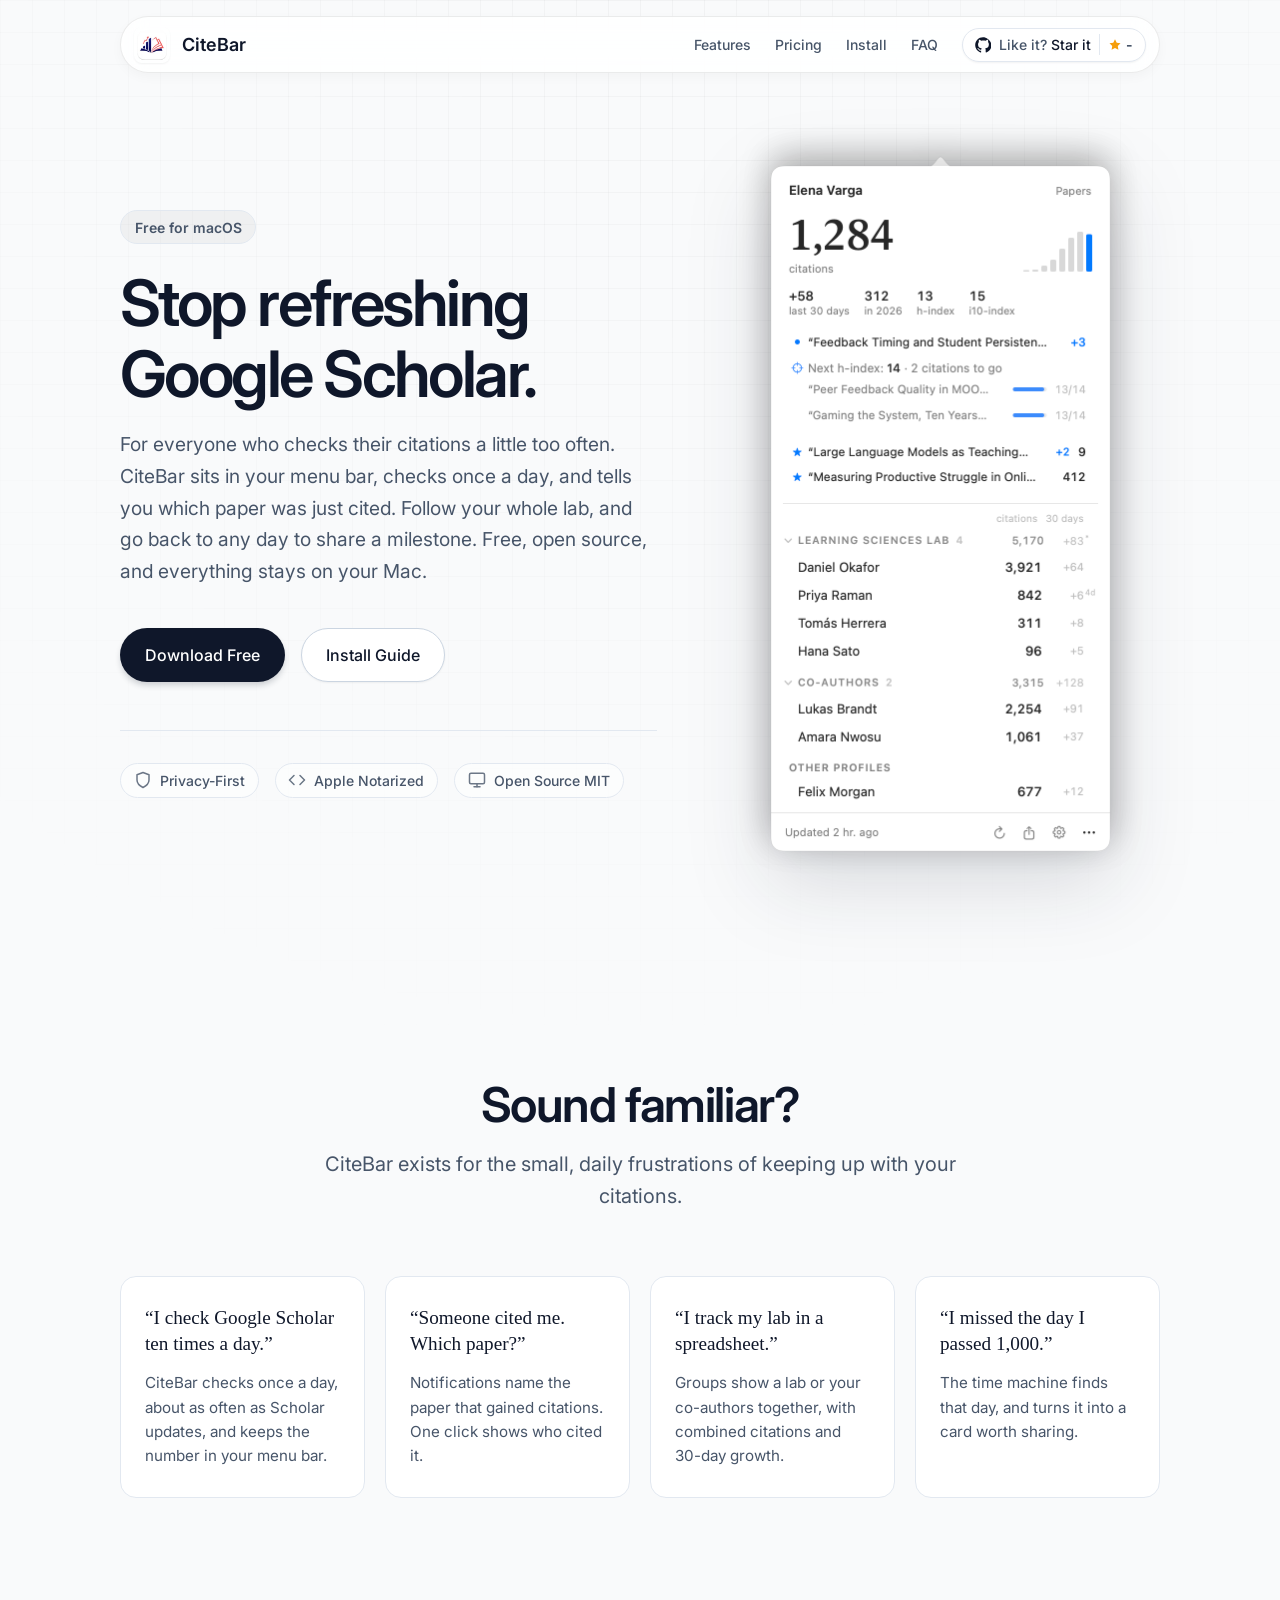
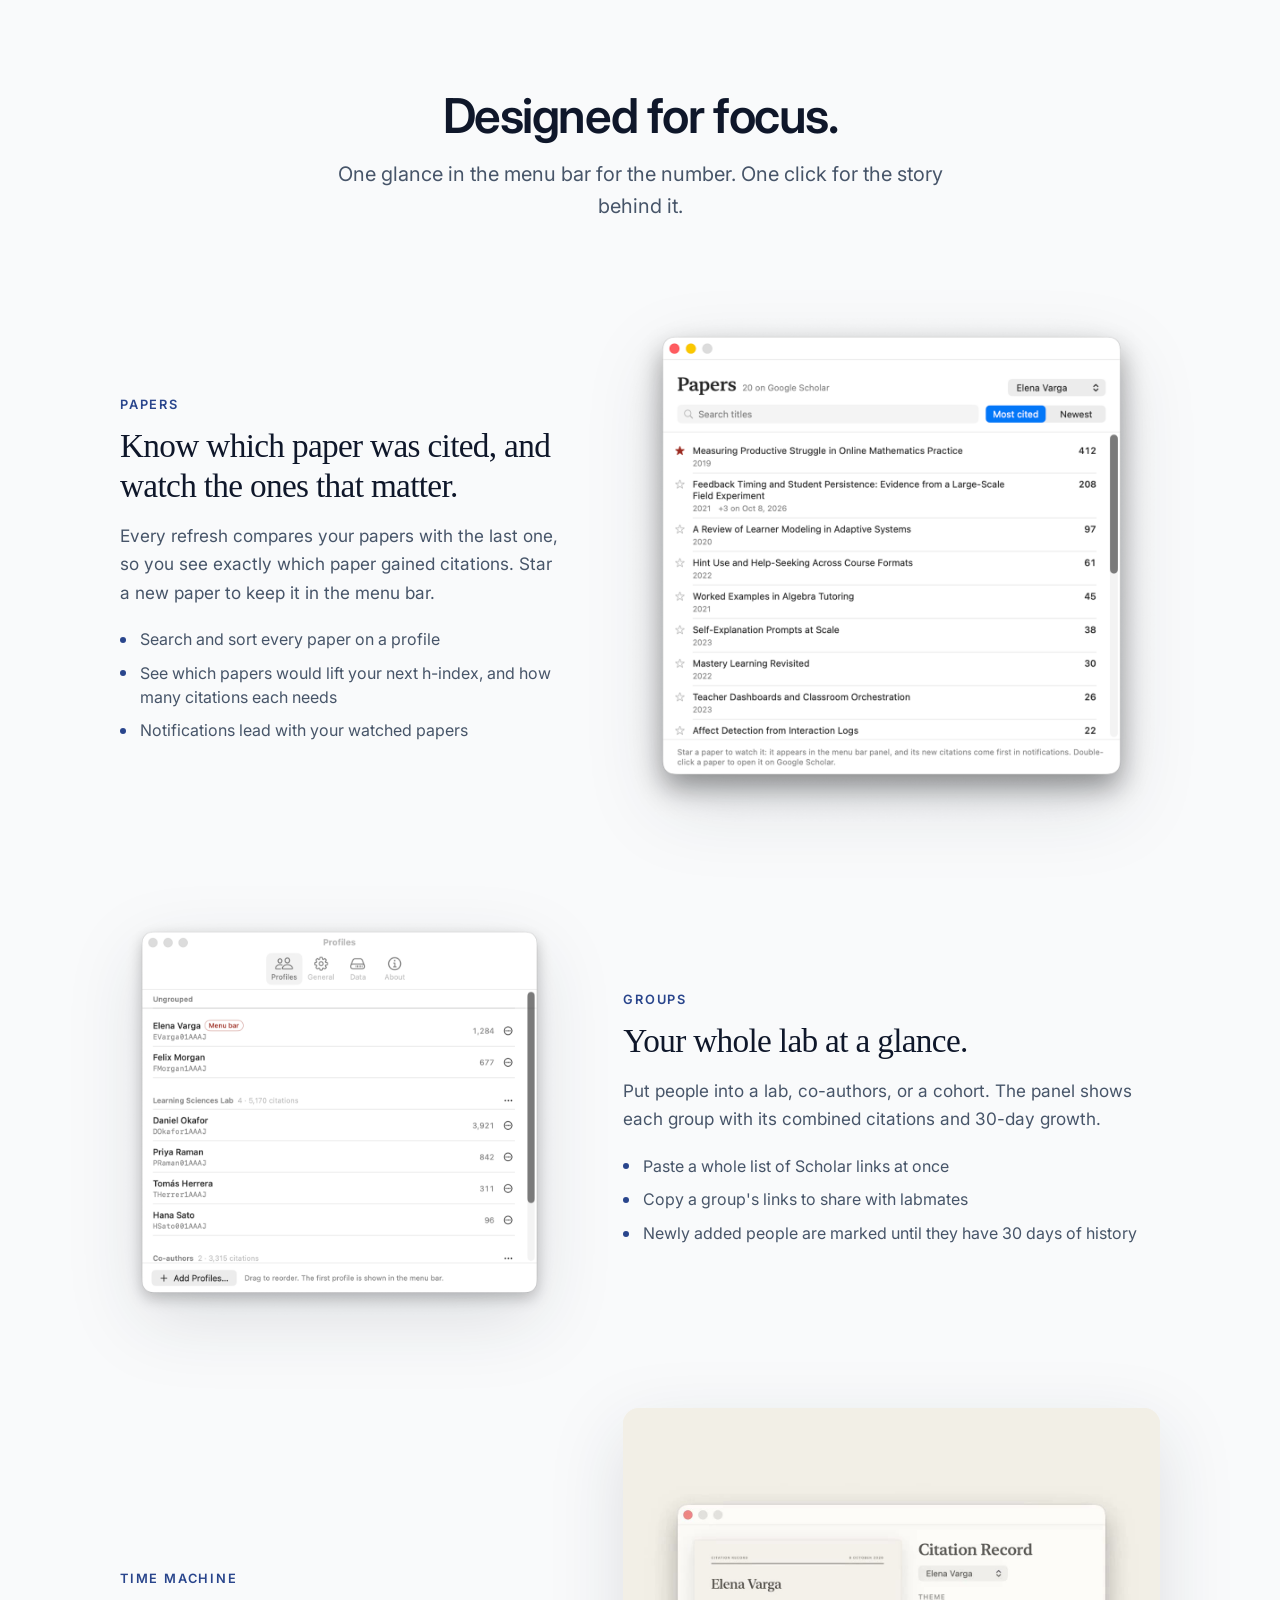
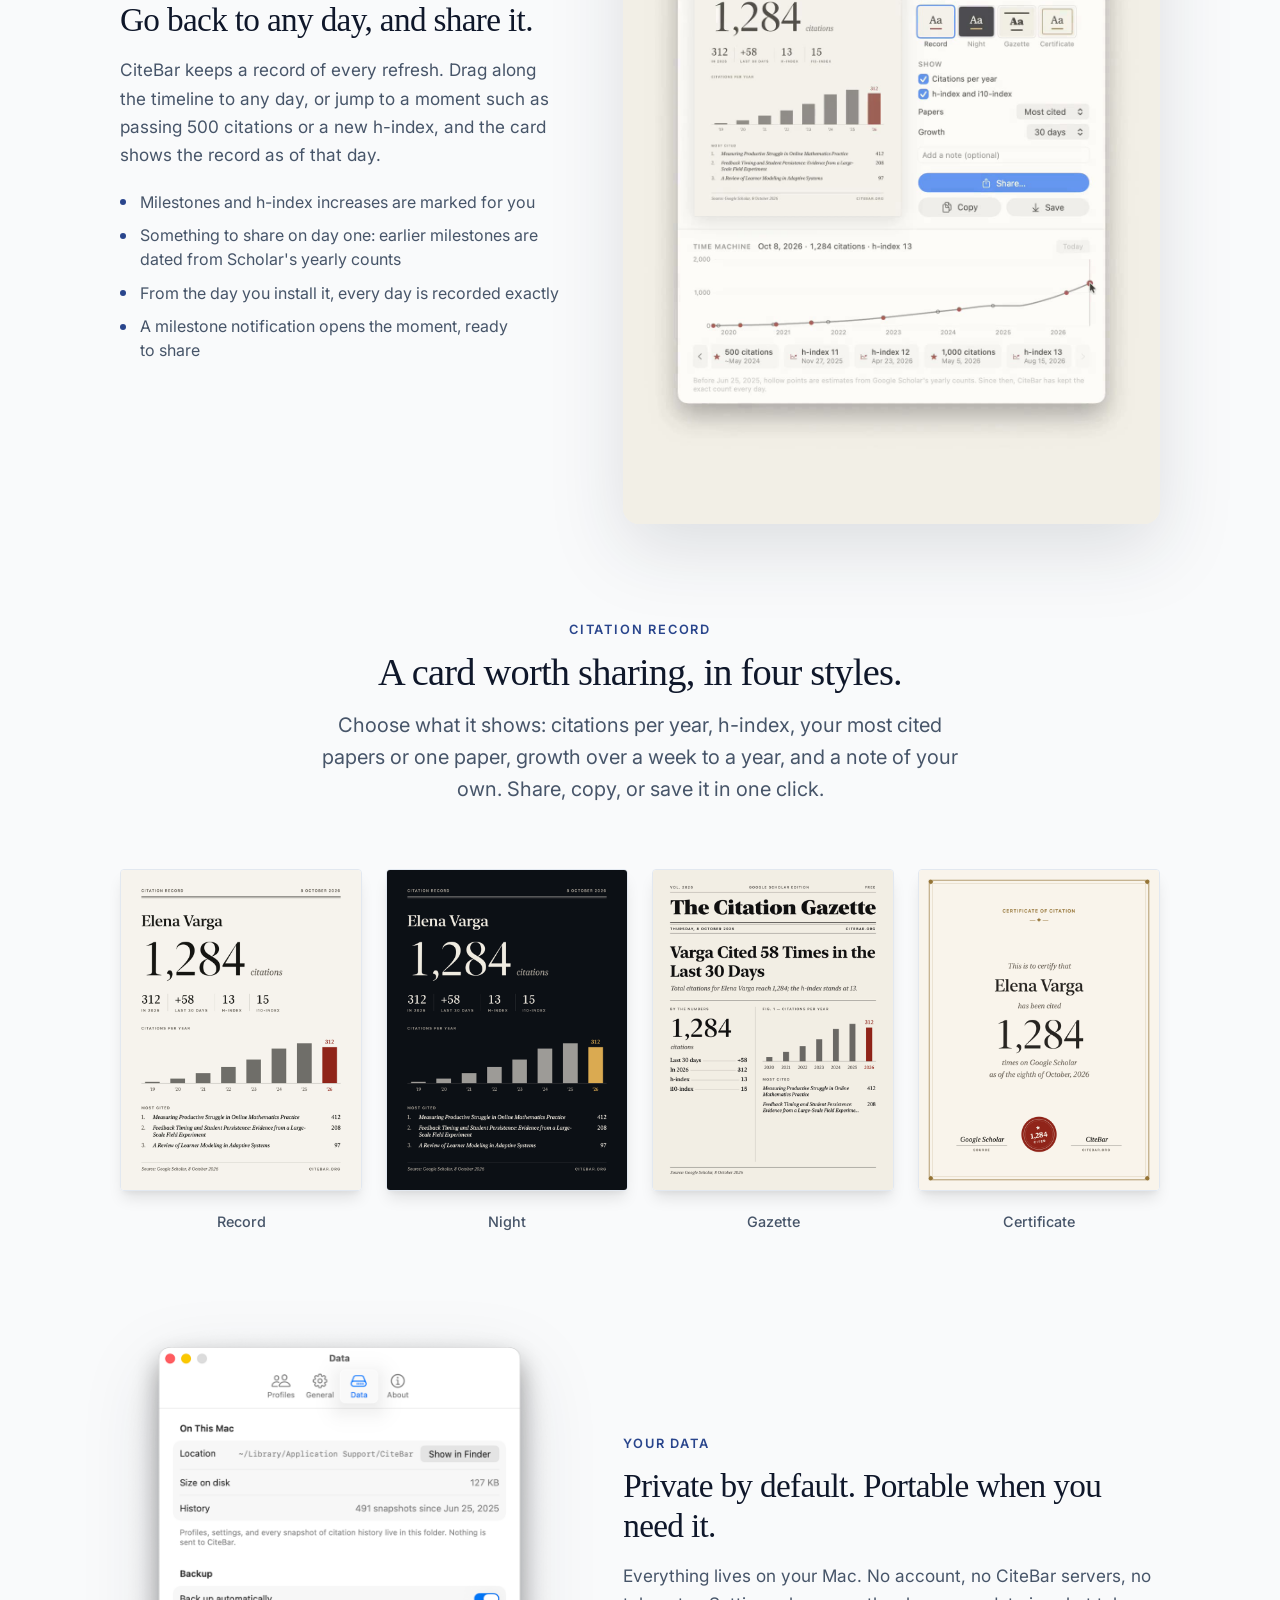
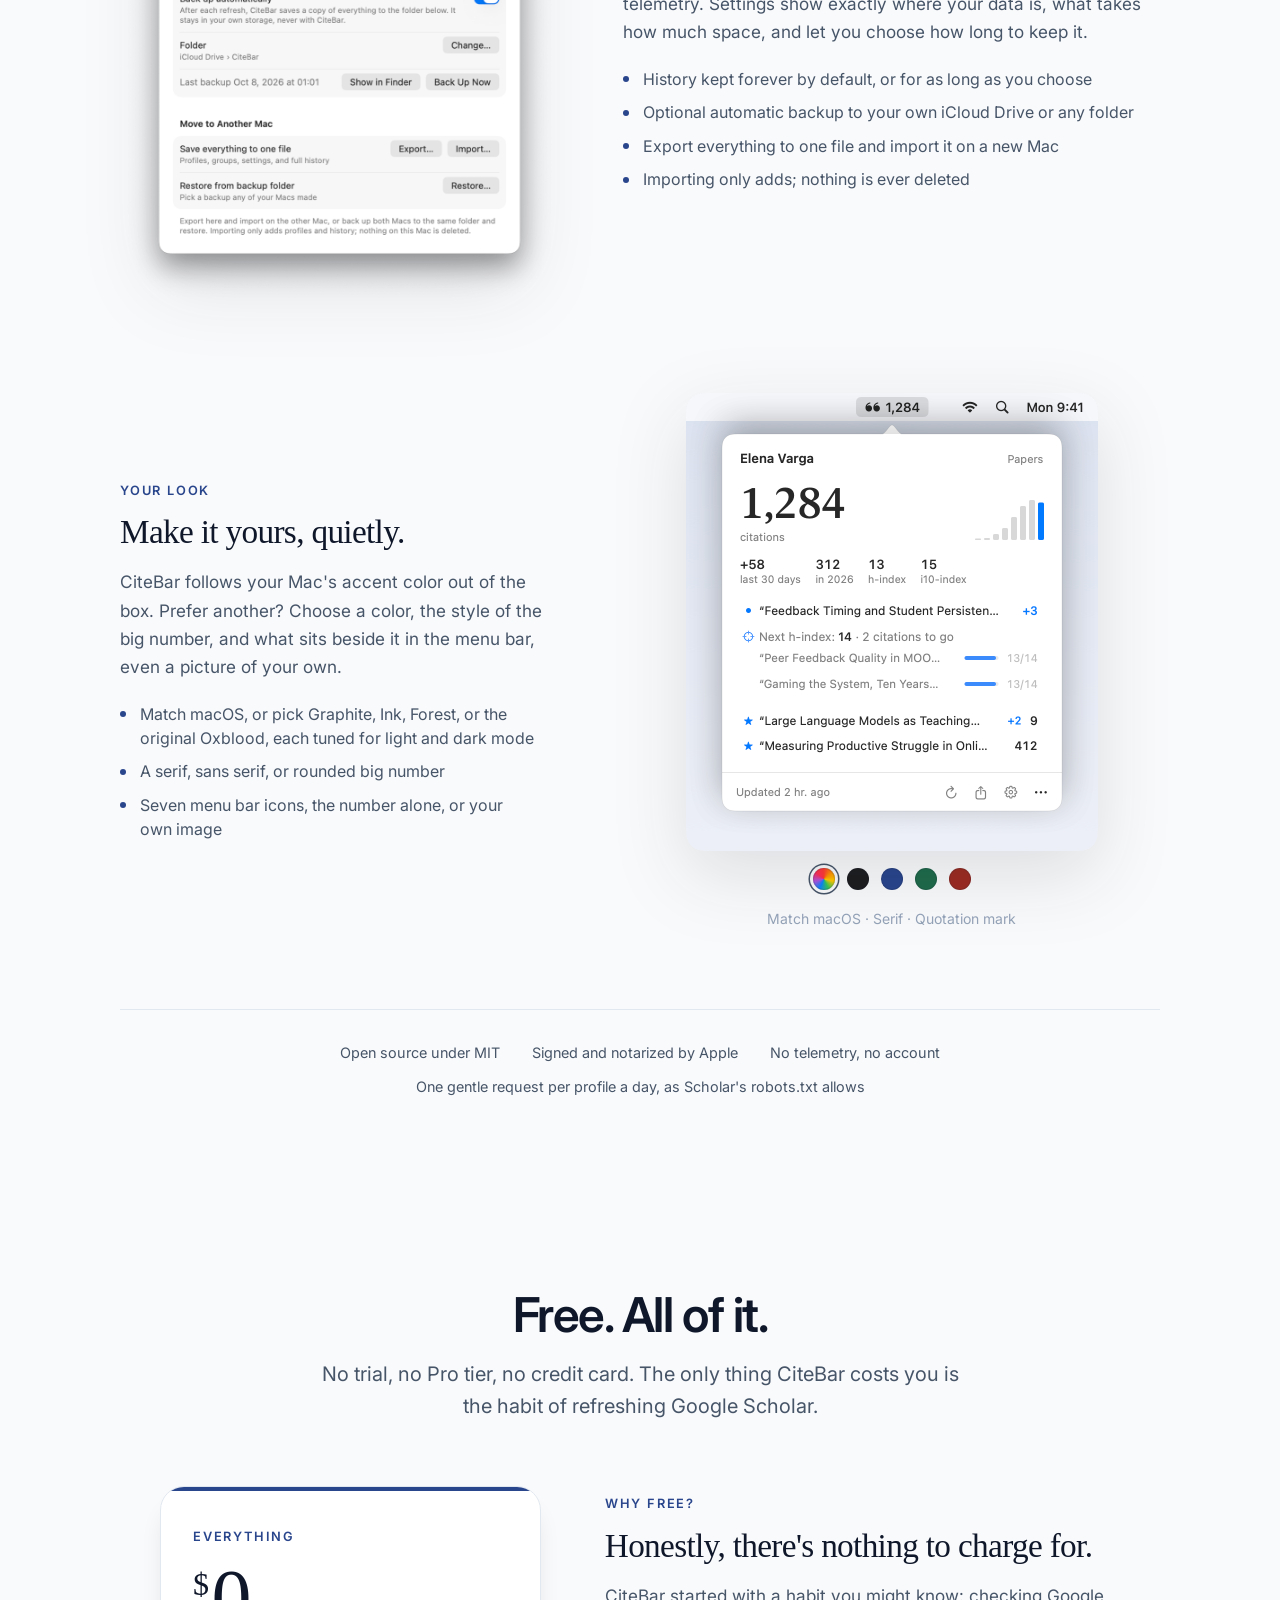
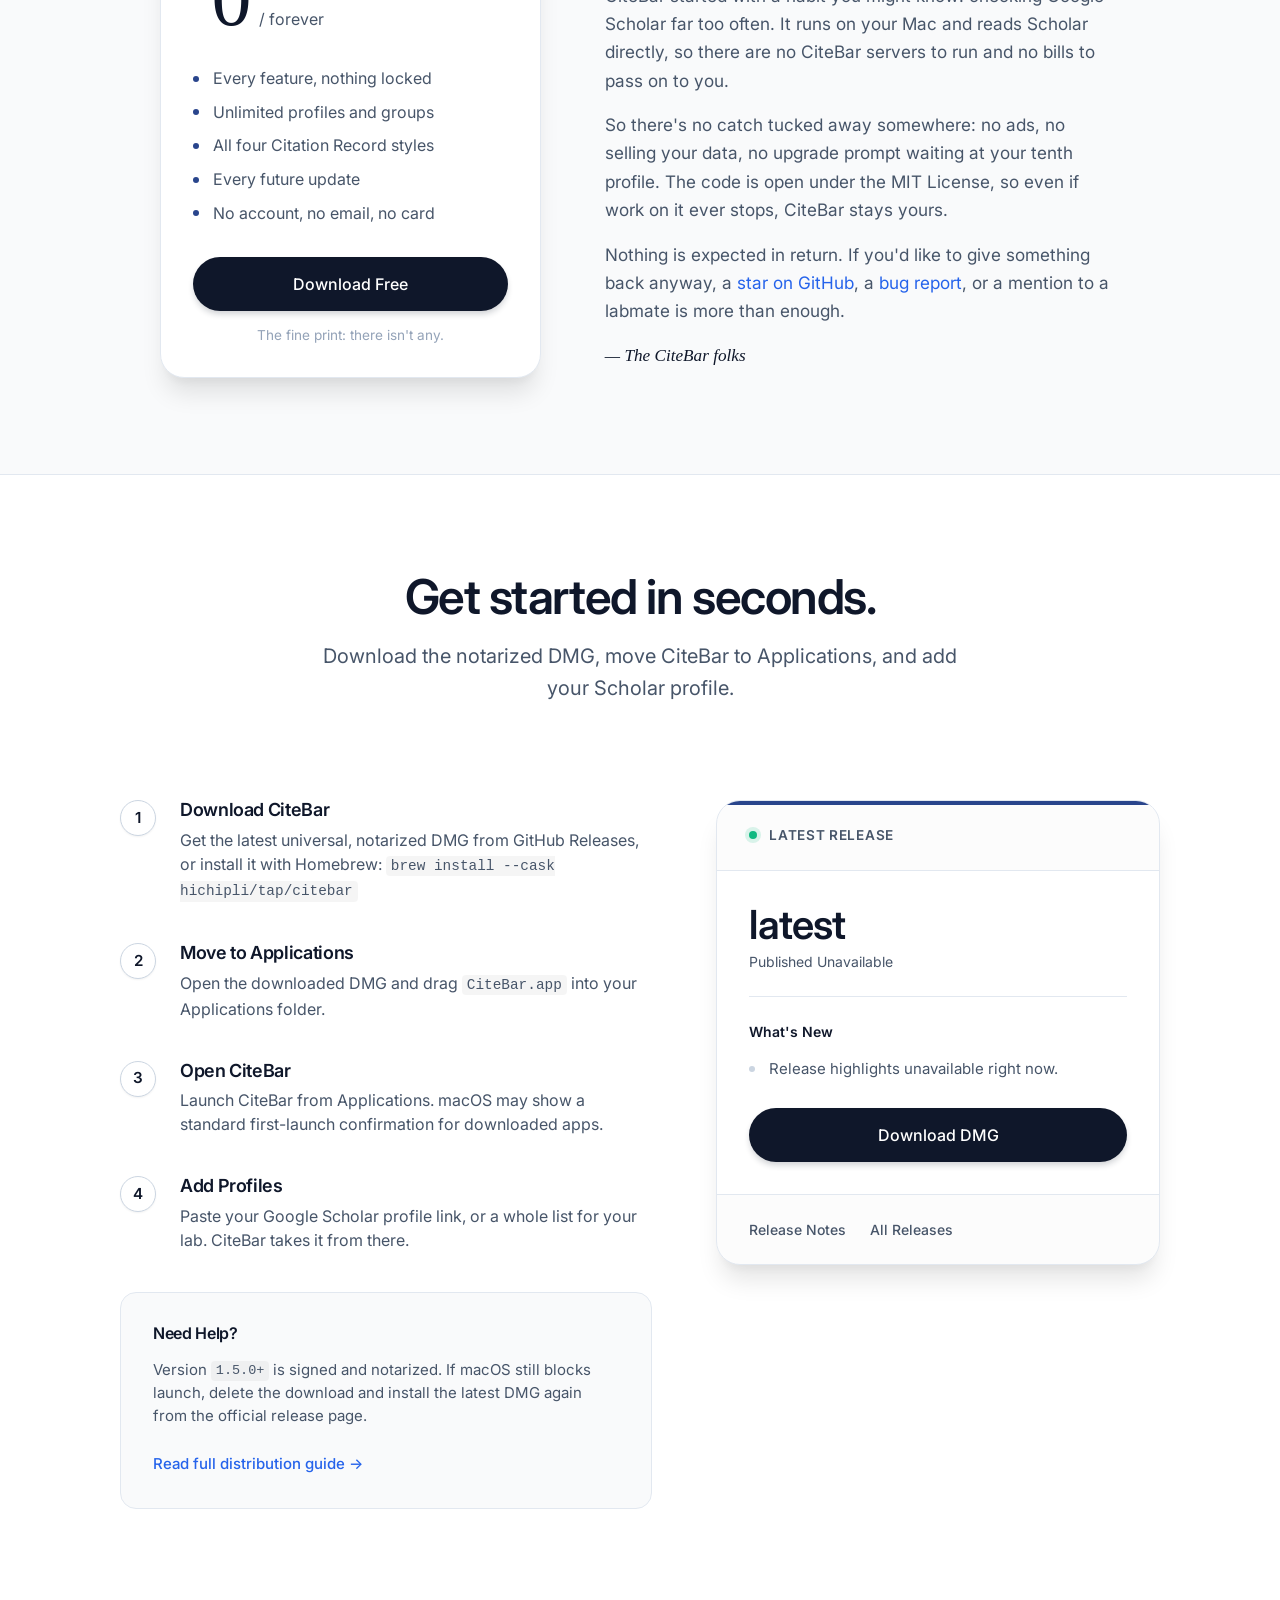
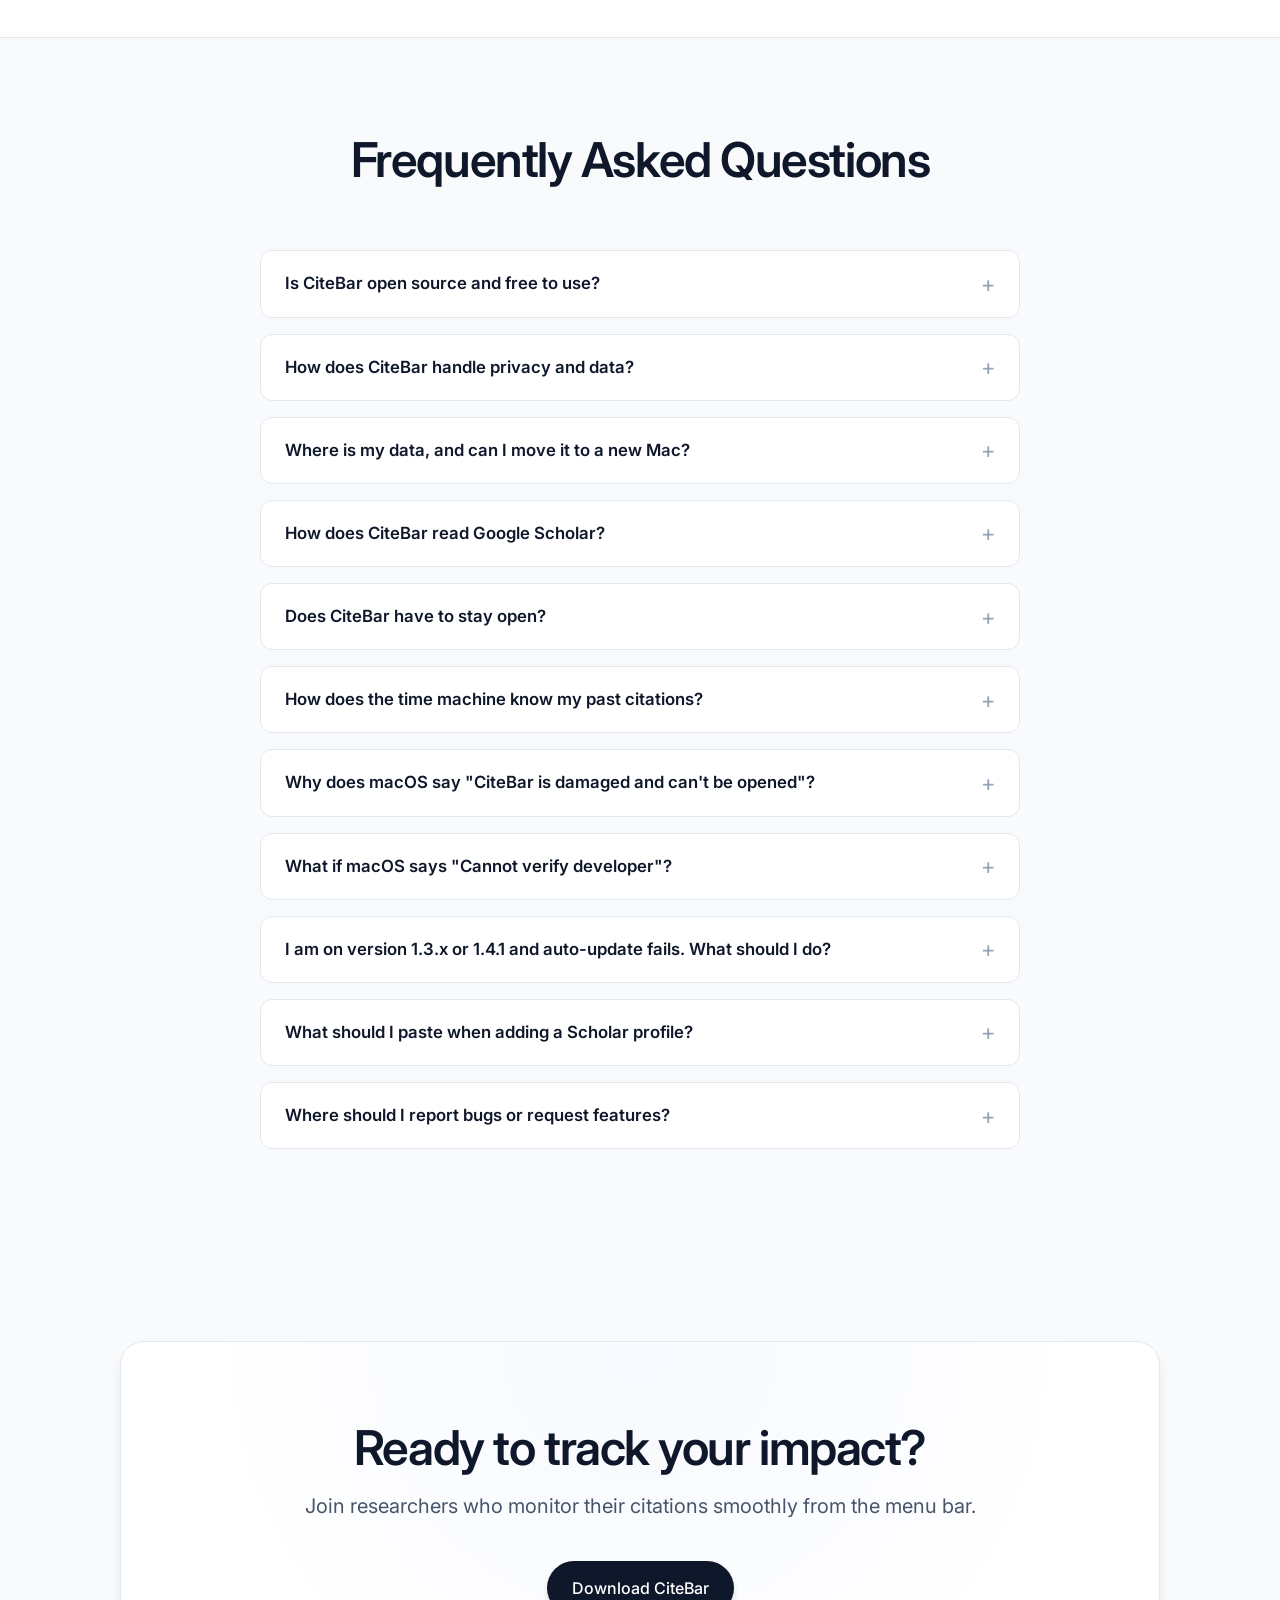
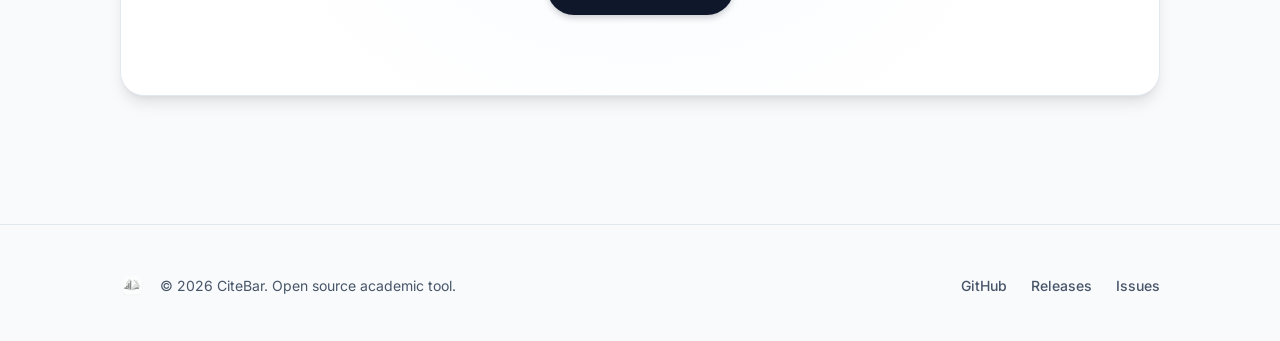
<file: website/index.html>
<!doctype html>
<html lang="en">
<head>
  <meta charset="utf-8">
  <meta name="viewport" content="width=device-width, initial-scale=1">
  <title>CiteBar | Google Scholar Citation Tracker for macOS</title>
  <meta name="description" content="CiteBar is a free, notarized macOS menu bar app for Google Scholar citations. See which paper was just cited, follow your whole lab, and go back to any day to share a milestone.">
  <meta name="keywords" content="CiteBar, Google Scholar, citation tracker, h-index, i10-index, macOS menu bar app, academic tool">
  <meta name="author" content="CiteBar Contributors">
  <meta name="robots" content="index,follow,max-image-preview:large">

  <!-- Google tag (gtag.js) -->
  <script async src="https://www.googletagmanager.com/gtag/js?id=G-MHC17M557L"></script>
  <script>
    window.dataLayer = window.dataLayer || [];
    function gtag(){dataLayer.push(arguments);}
    gtag('js', new Date());

    gtag('config', 'G-MHC17M557L');
  </script>

  <link rel="canonical" href="https://www.citebar.org/">

  <meta property="og:type" content="website">
  <meta property="og:title" content="CiteBar: Stop refreshing Google Scholar">
  <meta property="og:description" content="For everyone who checks Google Scholar a little too often. CiteBar keeps your citations in the Mac menu bar, tells you which paper was just cited, follows your whole lab, and lets you go back to any day to share a milestone. Free and open source.">
  <meta property="og:url" content="https://www.citebar.org/">
  <meta property="og:image" content="https://www.citebar.org/assets/og-image.jpg">
  <meta property="og:image:width" content="2400">
  <meta property="og:image:height" content="1260">
  <meta property="og:image:alt" content="CiteBar: Stop refreshing Google Scholar. The menu bar panel and a citation record card.">

  <meta name="twitter:card" content="summary_large_image">
  <meta name="twitter:title" content="CiteBar: Stop refreshing Google Scholar">
  <meta name="twitter:description" content="For everyone who checks Google Scholar a little too often. CiteBar keeps your citations in the Mac menu bar, tells you which paper was just cited, follows your whole lab, and lets you go back to any day to share a milestone. Free and open source.">
  <meta name="twitter:image" content="https://www.citebar.org/assets/og-image.jpg">
  <meta name="twitter:image:alt" content="CiteBar: Stop refreshing Google Scholar. The menu bar panel and a citation record card.">

  <link rel="icon" type="image/png" sizes="32x32" href="assets/logo-128.png">
  <link rel="apple-touch-icon" sizes="180x180" href="assets/logo-256.png">
  <link rel="manifest" href="site.webmanifest">

  <link rel="preconnect" href="https://fonts.googleapis.com">
  <link rel="preconnect" href="https://fonts.gstatic.com" crossorigin>
  <link href="https://fonts.googleapis.com/css2?family=Inter:wght@400;500;600;700&display=swap" rel="stylesheet">
  <link rel="stylesheet" href="styles.css">

  <script type="application/ld+json">
  {
    "@context": "https://schema.org",
    "@type": "SoftwareApplication",
    "name": "CiteBar",
    "applicationCategory": "BusinessApplication",
    "operatingSystem": "macOS 13.0+",
    "description": "A free, notarized macOS menu bar app for Google Scholar citations: per-paper citation alerts, lab groups, h-index progress, and a shareable citation record.",
    "softwareVersion": "Dynamic (latest release)",
    "downloadUrl": "https://github.com/hichipli/CiteBar/releases/latest",
    "offers": {
      "@type": "Offer",
      "price": "0",
      "priceCurrency": "USD"
    },
    "url": "https://www.citebar.org/",
    "sameAs": [
      "https://github.com/hichipli/CiteBar"
    ]
  }
  </script>

  <script type="application/ld+json">
  {
    "@context": "https://schema.org",
    "@type": "FAQPage",
    "mainEntity": [
      {
        "@type": "Question",
        "name": "Is CiteBar open source and free to use?",
        "acceptedAnswer": {
          "@type": "Answer",
          "text": "Yes. CiteBar is open source under the MIT License and free to use."
        }
      },
      {
        "@type": "Question",
        "name": "How does CiteBar handle privacy and data?",
        "acceptedAnswer": {
          "@type": "Answer",
          "text": "Current releases store settings and citation history locally on your Mac and do not send telemetry to CiteBar servers."
        }
      },
      {
        "@type": "Question",
        "name": "Where is my data, and can I move it to a new Mac?",
        "acceptedAnswer": {
          "@type": "Answer",
          "text": "Everything is in ~/Library/Application Support/CiteBar on your Mac. In Settings › Data you can open that folder, see how much space it uses, export everything to one file, and import it on a new Mac. You can also turn on automatic backups to your own iCloud Drive or any folder you choose."
        }
      },
      {
        "@type": "Question",
        "name": "How does CiteBar read Google Scholar?",
        "acceptedAnswer": {
          "@type": "Answer",
          "text": "Google Scholar has no public API, so CiteBar reads public profile pages, the same page you see in a browser. It makes one request per profile, once a day by default, spaced a few seconds apart, as Scholar's robots.txt allows. If Scholar asks it to slow down or blocks a network for a while, CiteBar backs off, says so in the menu, and tries again on its own, right away if you switch networks."
        }
      },
      {
        "@type": "Question",
        "name": "Does CiteBar have to stay open?",
        "acceptedAnswer": {
          "@type": "Answer",
          "text": "No. Turn on Keep updating after quitting in Settings › General, and CiteBar keeps checking on its usual schedule after you quit, with the same notifications. It offers this the first time you quit, and you can turn it off there or in System Settings › General › Login Items."
        }
      },
      {
        "@type": "Question",
        "name": "How does the time machine know my past citations?",
        "acceptedAnswer": {
          "@type": "Answer",
          "text": "CiteBar records each refresh on your Mac, so every day since you installed it is exact. For the time before that, it adds up Google Scholar's citations-per-year counts, and dates each earlier milestone as if that year's citations came in evenly. Estimates are always marked with a ~."
        }
      },
      {
        "@type": "Question",
        "name": "Why does macOS show 'CiteBar is damaged and can't be opened'?",
        "acceptedAnswer": {
          "@type": "Answer",
        "text": "CiteBar 1.5.0 and later are signed with Apple Developer ID and notarized by Apple. If you see this warning, delete the download and install the latest release from the official GitHub Releases page."
        }
      },
      {
        "@type": "Question",
        "name": "What if macOS says 'Cannot verify developer'?",
        "acceptedAnswer": {
          "@type": "Answer",
        "text": "Current releases should show a verified Developer ID prompt. If macOS cannot verify the developer, make sure you downloaded version 1.5.0 or later from the official GitHub Releases page."
        }
      },
      {
        "@type": "Question",
        "name": "What if I am on 1.3.x or 1.4.1 and auto-update fails?",
        "acceptedAnswer": {
          "@type": "Answer",
        "text": "Manually install the latest DMG once. After moving to a current release, automatic updates should work normally."
        }
      },
      {
        "@type": "Question",
        "name": "What should I paste when adding a Scholar profile?",
        "acceptedAnswer": {
          "@type": "Answer",
          "text": "Paste the full public Google Scholar profile URL. It can be your profile or any other public profile you want to track. Display name is optional and can be filled automatically."
        }
      },
      {
        "@type": "Question",
        "name": "Where should I report bugs or request features?",
        "acceptedAnswer": {
          "@type": "Answer",
          "text": "In CiteBar, Settings › About › Report an Issue opens a short form with your CiteBar and macOS versions already filled in. You can also use GitHub Issues at https://github.com/hichipli/CiteBar/issues/new/choose."
        }
      }
    ]
  }
  </script>
</head>
<body data-owner="hichipli" data-repo="CiteBar">

  <header class="site-header">
    <div class="header-container">
      <a class="brand" href="#top" aria-label="CiteBar home">
        <img src="assets/logo-128.png" alt="CiteBar logo" width="36" height="36">
        <span class="brand-text">CiteBar</span>
      </a>
      <nav class="site-nav" aria-label="Primary">
        <a class="nav-link" href="#features">Features</a>
        <a class="nav-link" href="#pricing">Pricing</a>
        <a class="nav-link" href="#install">Install</a>
        <a class="nav-link" href="#faq">FAQ</a>
        <a id="github-stars" class="github-stars" href="https://github.com/hichipli/CiteBar" target="_blank" rel="noreferrer" aria-label="Star CiteBar on GitHub" aria-describedby="github-stars-tip">
          <svg class="github-icon" viewBox="0 0 24 24" aria-hidden="true" focusable="false">
            <path d="M12 .3C5.5.3.3 5.6.3 12.1c0 5.2 3.4 9.6 8.1 11.2.6.1.8-.3.8-.6v-2.2c-3.3.7-4-1.6-4-1.6-.5-1.4-1.3-1.7-1.3-1.7-1.1-.8.1-.8.1-.8 1.2.1 1.9 1.3 1.9 1.3 1.1 1.8 2.8 1.3 3.5 1 .1-.8.4-1.3.8-1.6-2.7-.3-5.6-1.4-5.6-6.2 0-1.4.5-2.5 1.3-3.4-.1-.3-.6-1.6.1-3.3 0 0 1.1-.4 3.5 1.3 1-.3 2.1-.4 3.2-.4s2.1.1 3.2.4c2.4-1.7 3.5-1.3 3.5-1.3.7 1.7.2 3 .1 3.3.8.9 1.3 2 1.3 3.4 0 4.8-2.9 5.9-5.6 6.2.4.4.8 1.1.8 2.2v3.2c0 .3.2.7.8.6 4.7-1.6 8.1-6 8.1-11.2C23.7 5.6 18.4.3 12 .3z"></path>
          </svg>
          <span class="stars-label" aria-hidden="true"><span class="stars-ask">Like it?</span> Star it</span>
          <span class="stars-pill" aria-hidden="true">
            <svg class="star-icon" viewBox="0 0 24 24" focusable="false">
              <path d="M12 2.25l2.92 5.92 6.54.95-4.73 4.61 1.12 6.52L12 17.17l-5.85 3.08 1.12-6.52L2.54 9.12l6.54-.95L12 2.25z"></path>
            </svg>
            <strong id="github-stars-count">...</strong>
          </span>
          <span id="github-stars-tip" class="stars-tip" role="tooltip">
            <strong>Stars are citations for software.</strong>
            Yes, we check ours a little too often too.
          </span>
        </a>
      </nav>
    </div>
  </header>

  <main id="top">
    <section class="hero section">
      <div class="section-inner">
        <div class="hero-inner">
          <div class="hero-content reveal">
            <div class="hero-badge">Free for macOS</div>
            <h1>Stop refreshing<br>Google Scholar.</h1>
            <p class="subhead">
              For everyone who checks their citations a little too often. CiteBar sits in your menu bar,
              checks once a day, and tells you which paper was just cited. Follow your whole lab, and go
              back to any day to share a milestone. Free, open source, and everything stays on your Mac.
            </p>
            <div class="hero-actions">
              <a id="download-button" class="btn btn-primary" href="https://github.com/hichipli/CiteBar/releases/latest">Download Free</a>
              <a class="btn btn-secondary" href="#install">Install Guide</a>
            </div>
            
            <div class="trust-indicators">
              <div class="trust-item">
                <svg viewBox="0 0 24 24" fill="none" stroke="currentColor" stroke-width="2" stroke-linecap="round" stroke-linejoin="round"><path d="M12 22s8-4 8-10V5l-8-3-8 3v7c0 6 8 10 8 10z"></path></svg>
                <span>Privacy-First</span>
              </div>
              <div class="trust-item">
                <svg viewBox="0 0 24 24" fill="none" stroke="currentColor" stroke-width="2" stroke-linecap="round" stroke-linejoin="round"><polyline points="16 18 22 12 16 6"></polyline><polyline points="8 6 2 12 8 18"></polyline></svg>
                <span>Apple Notarized</span>
              </div>
              <div class="trust-item">
                <svg viewBox="0 0 24 24" fill="none" stroke="currentColor" stroke-width="2" stroke-linecap="round" stroke-linejoin="round"><rect x="2" y="3" width="20" height="14" rx="2" ry="2"></rect><line x1="8" y1="21" x2="16" y2="21"></line><line x1="12" y1="17" x2="12" y2="21"></line></svg>
                <span>Open Source MIT</span>
              </div>
            </div>
          </div>

          <figure class="hero-shot reveal">
            <img src="assets/panel.png" width="412" height="759" alt="The CiteBar panel under the menu bar: a profile with 1,284 citations, citations per year, a newly cited paper, the two papers that would lift the h-index to 14, two watched papers, and a lab group with combined citations.">
          </figure>
        </div>
      </div>
    </section>

    <!-- pain points -->
    <section id="why" class="section">
      <div class="section-inner">
        <div class="section-header reveal">
          <h2 class="section-title">Sound familiar?</h2>
          <p class="section-desc">CiteBar exists for the small, daily frustrations of keeping up with your citations.</p>
        </div>
        <div class="pain-grid reveal">
          <div class="pain">
            <p class="pain-quote">“I check Google Scholar ten times a day.”</p>
            <p>CiteBar checks once a day, about as often as Scholar updates, and keeps the number in your menu bar.</p>
          </div>
          <div class="pain">
            <p class="pain-quote">“Someone cited me. Which paper?”</p>
            <p>Notifications name the paper that gained citations. One click shows who cited it.</p>
          </div>
          <div class="pain">
            <p class="pain-quote">“I track my lab in a spreadsheet.”</p>
            <p>Groups show a lab or your co-authors together, with combined citations and 30-day growth.</p>
          </div>
          <div class="pain">
            <p class="pain-quote">“I missed the day I passed 1,000.”</p>
            <p>The time machine finds that day, and turns it into a card worth sharing.</p>
          </div>
        </div>
      </div>
    </section>

    <!-- features -->
    <section id="features" class="section">
      <div class="section-inner">
        <div class="section-header reveal">
          <h2 class="section-title">Designed for focus.</h2>
          <p class="section-desc">One glance in the menu bar for the number. One click for the story behind it.</p>
        </div>

        <div class="feature-row reveal">
          <div class="feature-text">
            <p class="eyebrow">Papers</p>
            <h3>Know which paper was cited, and watch the ones that matter.</h3>
            <p>Every refresh compares your papers with the last one, so you see exactly which paper gained citations. Star a new paper to keep it in the menu bar.</p>
            <ul class="feature-points">
              <li>Search and sort every paper on a profile</li>
              <li>See which papers would lift your next h-index, and how many citations each needs</li>
              <li>Notifications lead with your watched papers</li>
            </ul>
          </div>
          <img class="feature-shot" src="assets/papers.png" width="600" height="578" loading="lazy" alt="The Papers window: papers sorted by citations with years, a starred paper, and the latest gain on each.">
        </div>

        <div class="feature-row reverse reveal">
          <div class="feature-text">
            <p class="eyebrow">Groups</p>
            <h3>Your whole lab at a glance.</h3>
            <p>Put people into a lab, co-authors, or a cohort. The panel shows each group with its combined citations and 30-day growth.</p>
            <ul class="feature-points">
              <li>Paste a whole list of Scholar links at once</li>
              <li>Copy a group's links to share with labmates</li>
              <li>Newly added people are marked until they have 30 days of history</li>
            </ul>
          </div>
          <img class="feature-shot" src="assets/profiles.png" width="550" height="507" loading="lazy" alt="Settings showing profiles in groups such as Learning Sciences Lab, with combined citations.">
        </div>

        <div class="feature-row reveal">
          <div class="feature-text">
            <p class="eyebrow">Time machine</p>
            <h3>Go back to any day, and share it.</h3>
            <p>CiteBar keeps a record of every refresh. Drag along the timeline to any day, or jump to a moment such as passing 500 citations or a new h-index, and the card shows the record as of that day.</p>
            <ul class="feature-points">
              <li>Milestones and h-index increases are marked for you</li>
              <li>Something to share on day one: earlier milestones are dated from Scholar's yearly counts</li>
              <li>From the day you install it, every day is recorded exactly</li>
              <li>A milestone notification opens the moment, ready to share</li>
            </ul>
          </div>
          <video class="feature-shot feature-video" src="assets/demo.mp4" poster="assets/demo-poster.jpg" width="600" height="800" autoplay muted loop playsinline preload="metadata" aria-label="From the menu bar panel to the Citation Record studio: dragging the time machine back to the day of 1,000 citations, then trying the Gazette, Certificate, and Night themes."></video>
        </div>

        <div class="gallery-block reveal">
          <div class="section-header">
            <p class="eyebrow">Citation Record</p>
            <h3 class="gallery-title">A card worth sharing, in four styles.</h3>
            <p class="section-desc">Choose what it shows: citations per year, h-index, your most cited papers or one paper, growth over a week to a year, and a note of your own. Share, copy, or save it in one click.</p>
          </div>
          <div class="gallery">
            <figure>
              <img src="assets/card-record.png" width="375" height="500" loading="lazy" alt="Record card: ivory paper, a serif citation count, citations per year, and the most cited papers.">
              <figcaption>Record</figcaption>
            </figure>
            <figure>
              <img src="assets/card-night.png" width="375" height="500" loading="lazy" alt="Night card: the same record in dark ink with gold.">
              <figcaption>Night</figcaption>
            </figure>
            <figure>
              <img src="assets/card-gazette.png" width="375" height="500" loading="lazy" alt="Gazette card: a newspaper front page with a headline written from the numbers.">
              <figcaption>Gazette</figcaption>
            </figure>
            <figure>
              <img src="assets/card-certificate.png" width="375" height="500" loading="lazy" alt="Certificate card: a certificate of citation with a seal and the date in words.">
              <figcaption>Certificate</figcaption>
            </figure>
          </div>
        </div>

        <div class="feature-row reverse reveal">
          <div class="feature-text">
            <p class="eyebrow">Your data</p>
            <h3>Private by default. Portable when you need it.</h3>
            <p>Everything lives on your Mac. No account, no CiteBar servers, no telemetry. Settings show exactly where your data is, what takes how much space, and let you choose how long to keep it.</p>
            <ul class="feature-points">
              <li>History kept forever by default, or for as long as you choose</li>
              <li>Optional automatic backup to your own iCloud Drive or any folder</li>
              <li>Export everything to one file and import it on a new Mac</li>
              <li>Importing only adds; nothing is ever deleted</li>
            </ul>
          </div>
          <img class="feature-shot" src="assets/data.png" width="489" height="650" loading="lazy" alt="The Data tab: storage location and size, automatic backup to iCloud Drive, and export and import.">
        </div>

        <div class="feature-row reveal">
          <div class="feature-text">
            <p class="eyebrow">Your look</p>
            <h3>Make it yours, quietly.</h3>
            <p>CiteBar follows your Mac's accent color out of the box. Prefer another? Choose a color, the style of the big number, and what sits beside it in the menu bar, even a picture of your own.</p>
            <ul class="feature-points">
              <li>Match macOS, or pick Graphite, Ink, Forest, or the original Oxblood, each tuned for light and dark mode</li>
              <li>A serif, sans serif, or rounded big number</li>
              <li>Seven menu bar icons, the number alone, or your own image</li>
            </ul>
          </div>
          <figure class="look-demo">
            <img id="look-shot" class="feature-shot" src="assets/look-system.png" width="412" height="458" loading="lazy" alt="The CiteBar panel opened from a quotation mark and 1,284 in the menu bar, in the Mac's blue accent with a serif number.">
            <div class="look-swatches" role="group" aria-label="Try a look">
              <button type="button" aria-pressed="true" aria-label="Match macOS" title="Match macOS" data-look="system" data-caption="Match macOS · Serif · Quotation mark" data-alt="The CiteBar panel opened from a quotation mark and 1,284 in the menu bar, in the Mac's blue accent with a serif number." style="--swatch: conic-gradient(#ff3b30, #ff9500, #ffcc00, #34c759, #0a84ff, #af52de, #ff2d55, #ff3b30)"></button>
              <button type="button" aria-pressed="false" aria-label="Graphite" title="Graphite" data-look="graphite" data-caption="Graphite in dark mode · Sans serif · Number only" data-alt="The CiteBar panel in dark mode with graphite accents and a sans serif number, opened from 1,284 alone in the menu bar." style="--swatch: #1d1d1f"></button>
              <button type="button" aria-pressed="false" aria-label="Ink" title="Ink" data-look="ink" data-caption="Ink · Sans serif · Graduation cap" data-alt="The CiteBar panel in deep ink blue with a sans serif number, opened from a graduation cap and 1,284 in the menu bar." style="--swatch: #29458c"></button>
              <button type="button" aria-pressed="false" aria-label="Forest" title="Forest" data-look="forest" data-caption="Forest · Rounded · Sparkles" data-alt="The CiteBar panel in forest green with a rounded number, opened from sparkles and 1,284 in the menu bar." style="--swatch: #1f6b4a"></button>
              <button type="button" aria-pressed="false" aria-label="Oxblood" title="Oxblood" data-look="oxblood" data-caption="Oxblood, the original · Serif · Classic" data-alt="The CiteBar panel in the original oxblood with a serif number, opened from the classic book icon in the menu bar." style="--swatch: #9c2b21"></button>
            </div>
            <figcaption id="look-caption" aria-live="polite">Match macOS · Serif · Quotation mark</figcaption>
          </figure>
        </div>

        <div class="trust-strip reveal">
          <span>Open source under MIT</span>
          <span>Signed and notarized by Apple</span>
          <span>No telemetry, no account</span>
          <span>One gentle request per profile a day, as Scholar's robots.txt allows</span>
        </div>
      </div>
    </section>

    <!-- pricing -->
    <section id="pricing" class="section">
      <div class="section-inner">
        <div class="section-header reveal">
          <h2 class="section-title">Free. All of it.</h2>
          <p class="section-desc">No trial, no Pro tier, no credit card. The only thing CiteBar costs you is the habit of refreshing Google Scholar.</p>
        </div>

        <div class="pricing reveal">
          <div class="price-card">
            <p class="eyebrow">Everything</p>
            <p class="price"><span class="price-currency">$</span>0<span class="price-period">/ forever</span></p>
            <ul class="feature-points">
              <li>Every feature, nothing locked</li>
              <li>Unlimited profiles and groups</li>
              <li>All four Citation Record styles</li>
              <li>Every future update</li>
              <li>No account, no email, no card</li>
            </ul>
            <a id="download-button-pricing" class="btn btn-primary" href="https://github.com/hichipli/CiteBar/releases/latest">Download Free</a>
            <p class="price-fineprint">The fine print: there isn't any.</p>
          </div>

          <div class="feature-text pricing-letter">
            <p class="eyebrow">Why free?</p>
            <h3>Honestly, there's nothing to charge for.</h3>
            <p>CiteBar started with a habit you might know: checking Google Scholar far too often. It runs on your Mac and reads Scholar directly, so there are no CiteBar servers to run and no bills to pass on to you.</p>
            <p>So there's no catch tucked away somewhere: no ads, no selling your data, no upgrade prompt waiting at your tenth profile. The code is open under the MIT License, so even if work on it ever stops, CiteBar stays yours.</p>
            <p>Nothing is expected in return. If you'd like to give something back anyway, a <a href="https://github.com/hichipli/CiteBar" target="_blank" rel="noreferrer">star on GitHub</a>, a <a href="https://github.com/hichipli/CiteBar/issues/new/choose" target="_blank" rel="noreferrer">bug report</a>, or a mention to a labmate is more than enough.</p>
            <p class="signature">The CiteBar folks</p>
          </div>
        </div>
      </div>
    </section>

    <!-- install -->
    <section id="install" class="section section-gray">
      <div class="section-inner">
        <div class="section-header reveal">
          <h2 class="section-title">Get started in seconds.</h2>
          <p class="section-desc">Download the notarized DMG, move CiteBar to Applications, and add your Scholar profile.</p>
        </div>

        <div class="install-container reveal">
          <div class="install-steps">
            <div class="step">
              <div class="step-num">1</div>
              <div class="step-content">
                <h4>Download CiteBar</h4>
                <p>Get the latest universal, notarized DMG from GitHub Releases, or install it with Homebrew: <code>brew install --cask hichipli/tap/citebar</code></p>
              </div>
            </div>
            <div class="step">
              <div class="step-num">2</div>
              <div class="step-content">
                <h4>Move to Applications</h4>
                <p>Open the downloaded DMG and drag <code>CiteBar.app</code> into your Applications folder.</p>
              </div>
            </div>
            <div class="step">
              <div class="step-num">3</div>
              <div class="step-content">
                <h4>Open CiteBar</h4>
                <p>Launch CiteBar from Applications. macOS may show a standard first-launch confirmation for downloaded apps.</p>
              </div>
            </div>
            <div class="step">
              <div class="step-num">4</div>
              <div class="step-content">
                <h4>Add Profiles</h4>
                <p>Paste your Google Scholar profile link, or a whole list for your lab. CiteBar takes it from there.</p>
              </div>
            </div>
            <div class="install-help">
              <h4>Need Help?</h4>
              <p>Version <code>1.5.0+</code> is signed and notarized. If macOS still blocks launch, delete the download and install the latest DMG again from the official release page.</p>
              <a href="https://github.com/hichipli/CiteBar/blob/main/DISTRIBUTION.md" target="_blank" rel="noreferrer" class="link-arrow">Read full distribution guide <span>→</span></a>
            </div>
          </div>

          <aside class="release-card" aria-live="polite">
            <div class="card-header">
              <div class="status-dot"></div>
              <p class="card-label">Latest Release</p>
            </div>
            <div class="card-body">
              <h3 id="release-version" class="release-version">Loading...</h3>
              <p class="release-date">Published <time id="release-date">Checking...</time></p>

              <div class="divider"></div>

              <p class="card-subtitle">What's New</p>
              <ul id="release-highlights" class="release-highlights">
                <li>Loading release highlights...</li>
              </ul>
              <a id="download-button-release" class="btn btn-primary release-download" href="https://github.com/hichipli/CiteBar/releases/latest">Download DMG</a>
            </div>
            <div class="card-footer">
              <a id="release-notes-link" class="link-muted" href="https://github.com/hichipli/CiteBar/releases/latest" target="_blank" rel="noreferrer">Release Notes</a>
              <a id="release-history-link" class="link-muted" href="https://github.com/hichipli/CiteBar/releases" target="_blank" rel="noreferrer">All Releases</a>
            </div>
          </aside>
        </div>
      </div>
    </section>

    <!-- faq -->
    <section id="faq" class="section">
      <div class="section-inner">
        <div class="section-header reveal">
          <h2 class="section-title">Frequently Asked Questions</h2>
        </div>
        
        <div class="faq-list reveal">
          <details class="faq-item" name="faq">
            <summary>Is CiteBar open source and free to use?</summary>
            <div class="faq-content">
              <p>Yes. CiteBar is completely open source on <a href="https://github.com/hichipli/CiteBar" target="_blank" rel="noreferrer">GitHub</a> under the MIT License, and it is free to use forever.</p>
            </div>
          </details>

          <details class="faq-item" name="faq">
            <summary>How does CiteBar handle privacy and data?</summary>
            <div class="faq-content">
              <p>Your data stays on your device. Settings and citation history are stored locally on your Mac, and the app never sends telemetry or tracking data to any CiteBar servers.</p>
            </div>
          </details>

          <details class="faq-item" name="faq">
            <summary>Where is my data, and can I move it to a new Mac?</summary>
            <div class="faq-content">
              <p>Everything is in <code>~/Library/Application Support/CiteBar</code> on your Mac. In Settings › Data you can open that folder, see how much space it uses, export everything to one file, and import it on a new Mac. You can also turn on automatic backups to your own iCloud Drive or any folder you choose.</p>
            </div>
          </details>
          <details class="faq-item" name="faq">
            <summary>How does CiteBar read Google Scholar?</summary>
            <div class="faq-content">
              <p>Google Scholar has no public API, so CiteBar reads public profile pages, the same page you see in a browser. It makes one request per profile, once a day by default, spaced a few seconds apart, as Scholar's robots.txt allows. If Scholar asks it to slow down or blocks a network for a while, CiteBar backs off, says so in the menu, and tries again on its own, right away if you switch networks.</p>
            </div>
          </details>
          <details class="faq-item" name="faq">
            <summary>Does CiteBar have to stay open?</summary>
            <div class="faq-content">
              <p>No. Turn on Keep updating after quitting in Settings › General, and CiteBar keeps checking on its usual schedule after you quit, with the same notifications. It offers this the first time you quit, and you can turn it off there or in System Settings › General › Login Items.</p>
            </div>
          </details>
          <details class="faq-item" name="faq">
            <summary>How does the time machine know my past citations?</summary>
            <div class="faq-content">
              <p>CiteBar records each refresh on your Mac, so every day since you installed it is exact. For the time before that, it adds up Google Scholar's citations-per-year counts, and dates each earlier milestone as if that year's citations came in evenly, so passing 500 citations might read "~Mar 2021". Estimates are always marked with a ~. Each day CiteBar runs is added to the exact record.</p>
            </div>
          </details>
          <details class="faq-item" name="faq">
            <summary>Why does macOS say "CiteBar is damaged and can't be opened"?</summary>
            <div class="faq-content">
              <p>CiteBar <code>1.5.0+</code> is signed with Apple Developer ID and notarized by Apple. If you see this warning on a current release, delete the downloaded DMG and install the latest release again from the official GitHub Releases page. Older pre-<code>1.5.0</code> builds may show this warning on newer macOS versions.</p>
            </div>
          </details>

          <details class="faq-item" name="faq">
            <summary>What if macOS says "Cannot verify developer"?</summary>
            <div class="faq-content">
              <p>Current releases should show a verified Developer ID prompt. If macOS cannot verify the developer, make sure you downloaded CiteBar <code>1.5.0+</code> from the official GitHub Releases page.</p>
            </div>
          </details>

          <details class="faq-item" name="faq">
            <summary>I am on version 1.3.x or 1.4.1 and auto-update fails. What should I do?</summary>
            <div class="faq-content">
              <p>Manually download and install the latest DMG from GitHub this one time. After you have upgraded to a current release, the in-app automatic update feature should work normally for future releases.</p>
            </div>
          </details>

          <details class="faq-item" name="faq">
            <summary>What should I paste when adding a Scholar profile?</summary>
            <div class="faq-content">
              <p>Paste the full, public Google Scholar profile URL. For example: <code>https://scholar.google.com/citations?user=XXXXXXX</code>. It can be your own profile or any other public profile you wish to track.</p>
            </div>
          </details>

          <details class="faq-item" name="faq">
            <summary>Where should I report bugs or request features?</summary>
            <div class="faq-content">
              <p>In CiteBar, Settings › About › Report an Issue opens a short form with your CiteBar and macOS versions already filled in. You can also go straight to <a href="https://github.com/hichipli/CiteBar/issues/new/choose" target="_blank" rel="noreferrer">GitHub Issues</a> to report a problem or suggest an idea.</p>
            </div>
          </details>
        </div>
      </div>
    </section>

    <section class="cta-section reveal">
      <div class="section-inner">
        <div class="cta-inner">
          <h2>Ready to track your impact?</h2>
          <p>Join researchers who monitor their citations smoothly from the menu bar.</p>
          <a id="download-button-secondary" class="btn btn-primary" href="https://github.com/hichipli/CiteBar/releases/latest">Download CiteBar</a>
        </div>
      </div>
    </section>
  </main>

  <footer class="site-footer">
    <div class="footer-inner">
      <div class="footer-left">
        <img src="assets/logo-128.png" alt="" width="24" height="24">
        <p>© <span id="year"></span> CiteBar. Open source academic tool.</p>
      </div>
      <div class="footer-links">
        <a href="https://github.com/hichipli/CiteBar" target="_blank" rel="noreferrer">GitHub</a>
        <a href="https://github.com/hichipli/CiteBar/releases" target="_blank" rel="noreferrer">Releases</a>
        <a href="https://github.com/hichipli/CiteBar/issues" target="_blank" rel="noreferrer">Issues</a>
      </div>
    </div>
  </footer>

  <script src="app.js" defer></script>
</body>
</html>
</file>
<file: website/styles.css>
:root {
  --bg-base: #f9fafb;
  --bg-surface: #ffffff;
  --bg-surface-hover: #f1f5f9;
  
  --text-primary: #0f172a;
  --text-secondary: #475569;
  --text-tertiary: #94a3b8;
  
  --border: #e2e8f0;
  --border-strong: #cbd5e1;
  
  --accent: #0f172a;
  --accent-hover: #334155;
  --accent-blue: #2563eb;
  /* Ink, one of the app's accents: eyebrows, list marks, and card rules. */
  --brand: #29458c;
  
  --shadow-sm: 0 1px 2px 0 rgba(0, 0, 0, 0.05);
  --shadow-md: 0 4px 6px -1px rgba(0, 0, 0, 0.1), 0 2px 4px -1px rgba(0, 0, 0, 0.06);
  --shadow-lg: 0 10px 15px -3px rgba(0, 0, 0, 0.1), 0 4px 6px -2px rgba(0, 0, 0, 0.05);
  --shadow-float: 0 20px 25px -5px rgba(0, 0, 0, 0.1), 0 10px 10px -5px rgba(0, 0, 0, 0.04);
  
  --radius-sm: 8px;
  --radius-md: 12px;
  --radius-lg: 16px;
  --radius-xl: 24px;
  --radius-full: 9999px;
  
  --container: min(1040px, calc(100% - 2rem));
  --font-sans: 'Inter', -apple-system, BlinkMacSystemFont, "Segoe UI", Roboto, Helvetica, Arial, sans-serif;
}

* {
  box-sizing: border-box;
  margin: 0;
  padding: 0;
}

html {
  scroll-behavior: smooth;
  font-family: var(--font-sans);
  background-color: var(--bg-base);
  color: var(--text-primary);
  -webkit-font-smoothing: antialiased;
  -moz-osx-font-smoothing: grayscale;
}

body {
  min-height: 100vh;
  overflow-x: hidden;
  position: relative;
  line-height: 1.5;
}

/* Background Mesh Detail */
body::before {
  content: '';
  position: absolute;
  top: 0;
  left: 0;
  right: 0;
  height: 1200px; /* Covers top portion seamlessly */
  background-image: 
    linear-gradient(to right, rgba(0, 0, 0, 0.03) 1px, transparent 1px),
    linear-gradient(to bottom, rgba(0, 0, 0, 0.03) 1px, transparent 1px);
  background-size: 32px 32px;
  mask-image: radial-gradient(circle at center top, black 0%, transparent 80%);
  -webkit-mask-image: radial-gradient(circle at center top, black 0%, transparent 80%);
  z-index: -1;
  pointer-events: none;
}

/* Typography */
h1, h2, h3, h4 {
  font-weight: 600;
  letter-spacing: -0.02em;
  line-height: 1.1;
  color: var(--text-primary);
}

h1 {
  font-size: clamp(2.5rem, 5vw, 4.5rem);
  letter-spacing: -0.04em;
  margin-bottom: 1.25rem;
}

h2 {
  font-size: clamp(2rem, 4vw, 3rem);
  letter-spacing: -0.03em;
}

h3 {
  font-size: 1.25rem;
}

h4 {
  font-size: 1rem;
  font-weight: 600;
}

p {
  color: var(--text-secondary);
}

a {
  color: var(--accent-blue);
  text-decoration: none;
  transition: color 0.2s;
}

a:hover {
  color: #1d4ed8;
}

/* Header */
.site-header {
  position: sticky;
  top: 1rem;
  z-index: 100;
  width: 100%;
  display: flex;
  justify-content: center;
}

.header-container {
  display: flex;
  align-items: center;
  justify-content: space-between;
  width: var(--container);
  background: rgba(255, 255, 255, 0.85);
  backdrop-filter: blur(12px);
  -webkit-backdrop-filter: blur(12px);
  border: 1px solid rgba(0,0,0,0.08);
  padding: 0.6rem 0.8rem;
  border-radius: var(--radius-full);
  box-shadow: 0 4px 12px rgba(0,0,0,0.03);
}

.brand {
  display: flex;
  align-items: center;
  gap: 0.75rem;
  color: var(--text-primary);
  font-weight: 600;
  font-size: 1.125rem;
}

.brand img {
  border-radius: 8px;
  box-shadow: var(--shadow-sm);
}

.site-nav {
  display: flex;
  align-items: center;
  gap: 1.5rem;
}

.nav-link {
  color: var(--text-secondary);
  font-size: 0.875rem;
  font-weight: 500;
}

.nav-link:hover {
  color: var(--text-primary);
}

.github-stars {
  position: relative;
  display: flex;
  align-items: center;
  gap: 0.5rem;
  background: var(--bg-surface);
  border: 1px solid var(--border);
  padding: 0.35rem 0.75rem;
  border-radius: var(--radius-full);
  color: var(--text-primary);
  font-size: 0.875rem;
  font-weight: 500;
  box-shadow: var(--shadow-sm);
  transition: border-color 0.2s, background-color 0.2s;
}

.github-stars:hover,
.github-stars:focus-visible {
  border-color: #fcd34d;
  background: #fffbeb;
  color: var(--text-primary);
}

.stars-label {
  padding-right: 0.5rem;
  border-right: 1px solid var(--border);
}

.stars-ask {
  color: var(--text-secondary);
}

.github-icon {
  width: 16px;
  height: 16px;
  fill: currentColor;
}

.stars-pill {
  display: flex;
  align-items: center;
  gap: 0.25rem;
  color: var(--text-secondary);
}

.star-icon {
  width: 14px;
  height: 14px;
  fill: #f59e0b;
  /* One twinkle after the page settles, so the eye finds it once. No looping. */
  animation: starTwinkle 0.9s cubic-bezier(0.34, 1.56, 0.64, 1) 2.5s 1;
  transition: transform 0.35s cubic-bezier(0.34, 1.56, 0.64, 1);
}

.github-stars:hover .star-icon,
.github-stars:focus-visible .star-icon {
  transform: scale(1.3) rotate(72deg);
}

@keyframes starTwinkle {
  50% { transform: scale(1.45) rotate(72deg); }
  100% { transform: scale(1) rotate(72deg); }
}

.stars-tip {
  position: absolute;
  top: calc(100% + 12px);
  right: 0;
  width: 272px;
  padding: 0.75rem 0.9rem;
  background: var(--bg-surface);
  border: 1px solid var(--border);
  border-radius: var(--radius-md);
  box-shadow: var(--shadow-lg);
  font-size: 0.8125rem;
  font-weight: 400;
  line-height: 1.45;
  color: var(--text-secondary);
  opacity: 0;
  transform: translateY(-4px);
  pointer-events: none;
  transition: opacity 0.2s, transform 0.2s;
}

.stars-tip strong {
  display: block;
  font-family: "New York", "Iowan Old Style", Georgia, serif;
  font-size: 0.95rem;
  font-weight: 500;
  color: var(--text-primary);
  margin-bottom: 0.15rem;
}

.stars-tip::before {
  content: "";
  position: absolute;
  top: -6px;
  right: 1.5rem;
  width: 10px;
  height: 10px;
  background: inherit;
  border-left: 1px solid var(--border);
  border-top: 1px solid var(--border);
  transform: rotate(45deg);
}

.github-stars:hover .stars-tip,
.github-stars:focus-visible .stars-tip {
  opacity: 1;
  transform: translateY(0);
  transition-delay: 0.15s;
}

@media (prefers-reduced-motion: reduce) {
  .star-icon {
    animation: none;
    transition: none;
  }
}

/* Sections */
.section {
  padding: 6rem 0;
  width: 100%;
}

.section-inner {
  width: var(--container);
  margin: 0 auto;
}

.section-gray {
  background: var(--bg-surface);
  border-top: 1px solid var(--border);
  border-bottom: 1px solid var(--border);
}

.section-header {
  text-align: center;
  margin-bottom: 4rem;
  max-width: 640px;
  margin-left: auto;
  margin-right: auto;
}

.section-desc {
  font-size: 1.25rem;
  margin-top: 1rem;
  line-height: 1.6;
}

/* Hero */
.hero {
  padding-top: 4rem;
  padding-bottom: 6rem;
}

.hero-inner {
  display: grid;
  grid-template-columns: 1.1fr 0.9fr;
  gap: 4rem;
  align-items: center;
}

.hero-badge {
  display: inline-block;
  padding: 0.35rem 0.85rem;
  background: rgba(0, 0, 0, 0.04);
  border-radius: var(--radius-full);
  font-size: 0.875rem;
  font-weight: 600;
  color: var(--text-secondary);
  margin-bottom: 1.5rem;
  border: 1px solid var(--border);
}

.subhead {
  font-size: 1.2rem;
  line-height: 1.65;
  margin-bottom: 2.5rem;
  max-width: 540px;
}

.hero-actions {
  display: flex;
  gap: 1rem;
  margin-bottom: 3rem;
}

/* Buttons */
.btn {
  display: inline-flex;
  align-items: center;
  justify-content: center;
  padding: 0.875rem 1.5rem;
  border-radius: var(--radius-full);
  font-size: 1rem;
  font-weight: 500;
  cursor: pointer;
  transition: all 0.2s;
}

.btn-primary {
  background: var(--accent);
  color: #fff;
  border: 1px solid transparent;
  box-shadow: 0 4px 6px -1px rgba(15, 23, 42, 0.2);
}

.btn-primary:hover {
  background: var(--accent-hover);
  color: #fff;
  transform: translateY(-1px);
  box-shadow: 0 6px 10px -1px rgba(15, 23, 42, 0.25);
}

.btn-secondary {
  background: var(--bg-surface);
  color: var(--text-primary);
  border: 1px solid var(--border-strong);
  box-shadow: var(--shadow-sm);
}

.btn-secondary:hover {
  background: var(--bg-surface-hover);
  color: var(--text-primary);
}

/* Trust Indicators */
.trust-indicators {
  display: flex;
  gap: 1rem;
  border-top: 1px solid var(--border);
  padding-top: 2rem;
  flex-wrap: wrap;
}

.trust-item {
  display: flex;
  align-items: center;
  gap: 0.5rem;
  color: var(--text-secondary);
  font-size: 0.875rem;
  font-weight: 500;
  background: rgba(255, 255, 255, 0.5);
  border: 1px solid var(--border);
  padding: 0.4rem 0.8rem;
  border-radius: var(--radius-full);
}

.trust-item svg {
  width: 18px;
  height: 18px;
  opacity: 0.8;
}

/* Release Card */
.release-card {
  background: var(--bg-surface);
  border: 1px solid var(--border);
  border-radius: var(--radius-xl);
  box-shadow: var(--shadow-float);
  overflow: hidden;
  display: flex;
  flex-direction: column;
  position: relative;
}

.release-card::after {
  content: '';
  position: absolute;
  top: 0; left: 0; right: 0;
  height: 4px;
  background: var(--brand);
}

.card-header {
  padding: 1.5rem 2rem;
  border-bottom: 1px solid var(--border);
  display: flex;
  align-items: center;
  gap: 0.75rem;
  background: rgba(0,0,0,0.01);
}

.status-dot {
  width: 8px;
  height: 8px;
  background: #10b981;
  border-radius: 50%;
  box-shadow: 0 0 0 4px rgba(16, 185, 129, 0.15);
}

.card-label {
  font-weight: 600;
  font-size: 0.85rem;
  color: var(--text-secondary);
  text-transform: uppercase;
  letter-spacing: 0.05em;
}

.card-body {
  padding: 2rem;
}

.release-version {
  font-size: 2.5rem;
  margin-bottom: 0.25rem;
}

.release-download {
  width: 100%;
  margin-top: 1.75rem;
}

.release-date {
  font-size: 0.875rem;
}

.divider {
  height: 1px;
  background: var(--border);
  margin: 1.5rem 0;
}

.card-subtitle {
  font-weight: 600;
  font-size: 0.875rem;
  color: var(--text-primary);
  margin-bottom: 1rem;
}

.release-highlights {
  list-style: none;
  display: flex;
  flex-direction: column;
  gap: 0.75rem;
}

.release-highlights li {
  position: relative;
  padding-left: 1.25rem;
  font-size: 0.9375rem;
  color: var(--text-secondary);
  line-height: 1.5;
}

.release-highlights li::before {
  content: "";
  position: absolute;
  left: 0;
  top: 0.5rem;
  width: 6px;
  height: 6px;
  background: var(--border-strong);
  border-radius: 50%;
}

.card-footer {
  padding: 1.5rem 2rem;
  background: rgba(0,0,0,0.01);
  border-top: 1px solid var(--border);
  display: flex;
  gap: 1.5rem;
}

.link-muted {
  color: var(--text-secondary);
  font-size: 0.875rem;
  font-weight: 500;
}

.link-muted:hover {
  color: var(--text-primary);
}

/* Features */

/* Install Steps */
.install-container {
  display: grid;
  grid-template-columns: 1.2fr 1fr;
  gap: 4rem;
  align-items: start;
  padding: 2rem 0;
}

.install-steps {
  display: flex;
  flex-direction: column;
  gap: 2.5rem;
}

.step {
  display: flex;
  gap: 1.5rem;
}

.step-num {
  width: 36px;
  height: 36px;
  background: var(--bg-surface);
  color: var(--text-primary);
  border: 1px solid var(--border-strong);
  border-radius: 50%;
  display: flex;
  align-items: center;
  justify-content: center;
  font-weight: 600;
  flex-shrink: 0;
  font-size: 0.95rem;
  box-shadow: var(--shadow-sm);
}

.step-content h4 {
  font-size: 1.125rem;
  margin-bottom: 0.5rem;
  color: var(--text-primary);
}

.step-content p {
  color: var(--text-secondary);
}

/* Elegant macOS Terminal Box */
.terminal-box {
  margin-top: 1.25rem;
  background: #1e1e1e;
  border-radius: var(--radius-md);
  box-shadow: 0 10px 30px rgba(0,0,0,0.15), inset 0 1px 0 rgba(255,255,255,0.1);
  overflow: hidden;
  font-family: ui-monospace, SFMono-Regular, Menlo, Monaco, Consolas, monospace;
}

.terminal-header {
  background: #2d2d2d;
  padding: 0.75rem 1rem;
  display: flex;
  gap: 0.5rem;
  border-bottom: 1px solid #111;
}

.mac-btn {
  width: 12px;
  height: 12px;
  border-radius: 50%;
}

.mac-btn.close { background: #ff5f56; }
.mac-btn.min { background: #ffbd2e; }
.mac-btn.max { background: #27c93f; }

.terminal-body {
  padding: 1rem 1.25rem 1.25rem;
  display: flex;
  align-items: center;
  flex-wrap: wrap;
  gap: 0.75rem;
}

.terminal-body .prompt {
  color: #10b981;
  font-weight: 600;
  user-select: none;
}

.terminal-body code {
  color: #f8fafc;
  font-size: 0.9rem;
  background: transparent;
  padding: 0;
  border: none;
  flex: 1;
  min-width: 200px;
  word-break: break-all;
}

.copy-btn {
  display: inline-flex;
  align-items: center;
  gap: 0.4rem;
  background: rgba(255,255,255,0.1);
  border: 1px solid rgba(255,255,255,0.15);
  color: #fff;
  padding: 0.4rem 0.75rem;
  border-radius: 6px;
  font-size: 0.85rem;
  font-weight: 500;
  cursor: pointer;
  transition: all 0.2s;
  font-family: var(--font-sans);
}

.copy-btn svg {
  width: 14px;
  height: 14px;
}

.copy-btn:hover {
  background: rgba(255,255,255,0.2);
  border-color: rgba(255,255,255,0.3);
}

.copy-btn.copied {
  color: #10b981;
  border-color: rgba(16, 185, 129, 0.4);
  background: rgba(16, 185, 129, 0.1);
}

.copy-text-success {
  display: none;
}

.copy-btn.copied .copy-text-default {
  display: none;
}

.copy-btn.copied .copy-text-success {
  display: inline;
}

.copy-status {
  font-size: 0.8rem;
  color: #10b981;
  margin-top: 0.5rem;
  min-height: 1.2rem;
  padding-left: 0.25rem;
}

.install-help {
  background: var(--bg-base);
  border: 1px solid var(--border);
  border-radius: var(--radius-lg);
  padding: 2rem;
  height: fit-content;
}

.install-help h4 {
  margin-bottom: 1rem;
}

.install-help p {
  font-size: 0.9375rem;
  margin-bottom: 1.5rem;
}

.link-arrow {
  display: inline-flex;
  align-items: center;
  gap: 0.25rem;
  font-weight: 500;
  font-size: 0.9375rem;
}

.link-arrow span {
  transition: transform 0.2s;
}

.link-arrow:hover span {
  transform: translateX(4px);
}

/* FAQ Details */
.faq-list {
  max-width: 760px;
  margin: 0 auto;
  display: flex;
  flex-direction: column;
  gap: 1rem;
}

.faq-item {
  background: var(--bg-surface);
  border: 1px solid var(--border);
  border-radius: var(--radius-md);
  overflow: hidden;
  transition: box-shadow 0.2s, border-color 0.2s;
}

.faq-item:hover {
  box-shadow: var(--shadow-sm);
  border-color: var(--border-strong);
}

.faq-item summary {
  padding: 1.25rem 1.5rem;
  font-size: 1.05rem;
  font-weight: 600;
  color: var(--text-primary);
  cursor: pointer;
  list-style: none;
  position: relative;
  display: flex;
  align-items: center;
  justify-content: space-between;
}

.faq-item summary::-webkit-details-marker {
  display: none;
}

.faq-item summary::after {
  content: "+";
  font-size: 1.4rem;
  color: var(--text-tertiary);
  font-weight: 400;
  transition: transform 0.2s;
  line-height: 1;
}

.faq-item[open] summary::after {
  transform: rotate(45deg);
}

.faq-content {
  padding: 0 1.5rem 1.25rem;
  color: var(--text-secondary);
  font-size: 0.95rem;
  line-height: 1.65;
}

.faq-content p {
  margin-bottom: 0.75rem;
}

.faq-content p:last-child {
  margin-bottom: 0;
}

code {
  font-family: ui-monospace, SFMono-Regular, Menlo, Consolas, monospace;
  background: rgba(0, 0, 0, 0.04);
  padding: 0.15rem 0.3rem;
  border-radius: 4px;
  font-size: 0.9em;
}

/* CTA */
.cta-section {
  padding: 6rem 0;
  text-align: center;
}

.cta-inner {
  background: var(--bg-surface);
  border: 1px solid var(--border);
  border-radius: var(--radius-xl);
  padding: 5rem 2rem;
  box-shadow: var(--shadow-lg);
  background-image: radial-gradient(circle at top, rgba(37, 99, 235, 0.04) 0%, transparent 70%);
}

.cta-inner h2 {
  margin-bottom: 1rem;
}

.cta-inner p {
  font-size: 1.25rem;
  margin-bottom: 2.5rem;
}

/* Footer */
.site-footer {
  border-top: 1px solid var(--border);
  padding: 3rem 0;
  margin-top: 2rem;
}

.footer-inner {
  width: var(--container);
  margin: 0 auto;
  display: flex;
  justify-content: space-between;
  align-items: center;
  flex-wrap: wrap;
  gap: 1rem;
}

.footer-left {
  display: flex;
  align-items: center;
  gap: 1rem;
  color: var(--text-secondary);
  font-size: 0.875rem;
}

.footer-left img {
  opacity: 0.5;
  filter: grayscale(100%);
}

.footer-links {
  display: flex;
  gap: 1.5rem;
}

.footer-links a {
  color: var(--text-secondary);
  font-size: 0.875rem;
  font-weight: 500;
}

.footer-links a:hover {
  color: var(--text-primary);
}

/* Animations */
.reveal {
  opacity: 0;
  transform: translateY(16px);
  animation: revealIn 0.8s cubic-bezier(0.16, 1, 0.3, 1) forwards;
}

.reveal:nth-child(2) { animation-delay: 0.1s; }
.reveal:nth-child(3) { animation-delay: 0.2s; }
.reveal:nth-child(4) { animation-delay: 0.3s; }

@keyframes revealIn {
  to {
    opacity: 1;
    transform: translateY(0);
  }
}

/* Responsive */
@media (max-width: 980px) {
  .hero-inner {
    grid-template-columns: 1fr;
    text-align: center;
  }
  
  .subhead {
    margin-left: auto;
    margin-right: auto;
  }
  
  .hero-actions {
    justify-content: center;
  }
  
  .trust-indicators {
    justify-content: center;
  }
  
  .release-card {
    max-width: 500px;
    margin: 0 auto;
    text-align: left;
  }
  
  
  
  
  .install-container {
    grid-template-columns: 1fr;
  }
}

@media (max-width: 640px) {
  .site-header {
    top: 0;
  }
  
  .header-container {
    border-radius: 0;
    border-left: none;
    border-right: none;
    border-top: none;
    width: 100%;
  }
  
  .site-nav {
    gap: 0.5rem;
  }
  
  .nav-link {
    display: none;
  }
  
  .footer-inner {
    flex-direction: column;
    text-align: center;
  }
  
  .trust-indicators {
    flex-direction: column;
    gap: 1rem;
    align-items: center;
  }
  
  h1 {
    font-size: 2.25rem;
  }
  
  .hero-inner {
    gap: 2rem;
  }
  
  .card-body {
    padding: 1.5rem;
  }
  
  .card-header, .card-footer {
    padding: 1.25rem 1.5rem;
  }
}

/* Product screenshot in the hero */
.hero-shot {
  display: flex;
  justify-content: center;
}

.hero-shot img {
  width: min(100%, 411px);
  height: auto;
  filter: drop-shadow(0 30px 40px rgba(15, 23, 42, 0.14));
}

/* Pain points */
.pain-grid {
  display: grid;
  grid-template-columns: repeat(4, 1fr);
  gap: 1.25rem;
}

.pain {
  background: var(--bg-surface);
  border: 1px solid var(--border);
  border-radius: var(--radius-lg);
  padding: 1.75rem 1.5rem;
}

.pain-quote {
  font-family: "New York", "Iowan Old Style", Georgia, serif;
  font-size: 1.2rem;
  line-height: 1.35;
  color: var(--text-primary);
  margin-bottom: 0.9rem;
}

.pain p:not(.pain-quote) {
  font-size: 0.95rem;
  line-height: 1.6;
}

/* Feature rows with real screenshots */
.eyebrow {
  font-size: 0.8rem;
  font-weight: 600;
  letter-spacing: 0.14em;
  text-transform: uppercase;
  color: var(--brand);
  margin-bottom: 0.75rem;
}

.feature-row {
  display: grid;
  grid-template-columns: 0.9fr 1.1fr;
  gap: 4rem;
  align-items: center;
  margin-top: 5.5rem;
}

.feature-row.reverse .feature-text {
  order: 2;
}

.feature-text h3 {
  font-family: "New York", "Iowan Old Style", Georgia, serif;
  font-weight: 500;
  font-size: clamp(1.6rem, 2.6vw, 2.2rem);
  line-height: 1.2;
  margin-bottom: 1rem;
}

.feature-text > p:not(.eyebrow) {
  font-size: 1.075rem;
  line-height: 1.65;
}

.feature-points {
  list-style: none;
  margin-top: 1.25rem;
  display: grid;
  gap: 0.6rem;
}

.feature-points li {
  position: relative;
  text-wrap: pretty;
  padding-left: 1.25rem;
  color: var(--text-secondary);
  line-height: 1.5;
}

.feature-points li::before {
  content: "";
  position: absolute;
  left: 0;
  top: 0.6em;
  width: 6px;
  height: 6px;
  border-radius: 50%;
  background: var(--brand);
}

.feature-shot {
  width: 100%;
  height: auto;
  filter: drop-shadow(0 24px 36px rgba(15, 23, 42, 0.12));
}

/* "Make it yours": the panel in each look, picked with swatches like the app's own */
.look-demo {
  display: grid;
  justify-items: center;
  gap: 1.1rem;
}

.look-demo .feature-shot {
  max-width: 412px;
  transition: opacity 0.2s ease;
}

.look-demo .feature-shot.is-switching {
  opacity: 0.55;
}

.look-swatches {
  display: flex;
  gap: 0.75rem;
}

.look-swatches button {
  width: 22px;
  height: 22px;
  border: 0;
  border-radius: 50%;
  background: var(--swatch);
  box-shadow: inset 0 0 0 1px rgba(15, 23, 42, 0.14), 0 0 0 3px var(--bg-base), 0 0 0 4.5px transparent;
  cursor: pointer;
  transition: box-shadow 0.15s ease, transform 0.15s ease;
}

.look-swatches button:hover {
  transform: scale(1.08);
}

.look-swatches button[aria-pressed="true"] {
  box-shadow: inset 0 0 0 1px rgba(15, 23, 42, 0.14), 0 0 0 3px var(--bg-base), 0 0 0 4.5px var(--text-secondary);
}

.look-swatches button:focus-visible {
  outline: 2px solid var(--brand);
  outline-offset: 5px;
}

.look-demo figcaption {
  font-size: 0.875rem;
  color: var(--text-tertiary);
  min-height: 1.3em;
}

/* Card gallery */
.gallery-block {
  margin-top: 6rem;
}

.gallery-title {
  font-family: "New York", "Iowan Old Style", Georgia, serif;
  font-weight: 500;
  font-size: clamp(1.75rem, 3vw, 2.5rem);
  margin-bottom: 1rem;
}

.gallery {
  display: grid;
  grid-template-columns: repeat(4, 1fr);
  gap: 1.5rem;
  margin-top: 2.5rem;
}

.gallery figure {
  text-align: center;
}

.gallery img {
  width: 100%;
  height: auto;
  border-radius: 4px;
  border: 1px solid var(--border);
  box-shadow: var(--shadow-lg);
  transition: transform 0.25s ease;
}

.gallery img:hover {
  transform: translateY(-6px) rotate(-0.6deg);
}

.gallery figcaption {
  margin-top: 0.9rem;
  font-size: 0.9rem;
  font-weight: 500;
  color: var(--text-secondary);
}

/* Trust strip */
.trust-strip {
  display: flex;
  flex-wrap: wrap;
  justify-content: center;
  gap: 0.75rem 2rem;
  margin-top: 5rem;
  padding-top: 2rem;
  border-top: 1px solid var(--border);
}

.trust-strip span {
  font-size: 0.9rem;
  color: var(--text-secondary);
}

@media (max-width: 980px) {
  .pain-grid {
    grid-template-columns: repeat(2, 1fr);
  }

  .feature-row {
    grid-template-columns: 1fr;
    gap: 2rem;
    margin-top: 4rem;
  }

  .feature-row.reverse .feature-text {
    order: 0;
  }

  .gallery {
    grid-template-columns: repeat(2, 1fr);
  }
}

@media (max-width: 640px) {
  .pain-grid {
    grid-template-columns: 1fr;
  }
}

.feature-video {
  border-radius: var(--radius-lg);
  background: #f2eee7;
}

/* Pricing */
.pricing {
  display: grid;
  grid-template-columns: 0.85fr 1.15fr;
  gap: 4rem;
  align-items: center;
  max-width: 960px;
  margin: 0 auto;
}

.price-card {
  position: relative;
  overflow: hidden;
  background: var(--bg-surface);
  border: 1px solid var(--border);
  border-radius: var(--radius-xl);
  box-shadow: var(--shadow-float);
  padding: 2.5rem 2rem 2rem;
}

.price-card::after {
  content: '';
  position: absolute;
  top: 0; left: 0; right: 0;
  height: 4px;
  background: var(--brand);
}

.price {
  font-family: "New York", "Iowan Old Style", Georgia, serif;
  font-size: 5rem;
  line-height: 1;
  color: var(--text-primary);
}

.price-currency {
  font-size: 2rem;
  vertical-align: 1.9rem;
  margin-right: 0.15rem;
}

.price-period {
  font-family: var(--font-sans);
  font-size: 1rem;
  color: var(--text-secondary);
  margin-left: 0.5rem;
}

.price-card .feature-points {
  margin: 1.75rem 0 2rem;
}

.price-card .btn {
  width: 100%;
}

.price-fineprint {
  margin-top: 0.9rem;
  text-align: center;
  font-size: 0.85rem;
  color: var(--text-tertiary);
}

.pricing-letter > p:not(.eyebrow) + p {
  margin-top: 1rem;
}

.pricing-letter .signature {
  font-family: "New York", "Iowan Old Style", Georgia, serif;
  font-style: italic;
  color: var(--text-primary);
  text-wrap: balance;
}

.pricing-letter .signature::before {
  content: "— ";
}

@media (max-width: 980px) {
  .pricing {
    grid-template-columns: 1fr;
    gap: 3rem;
    max-width: 520px;
  }
}
</file>
